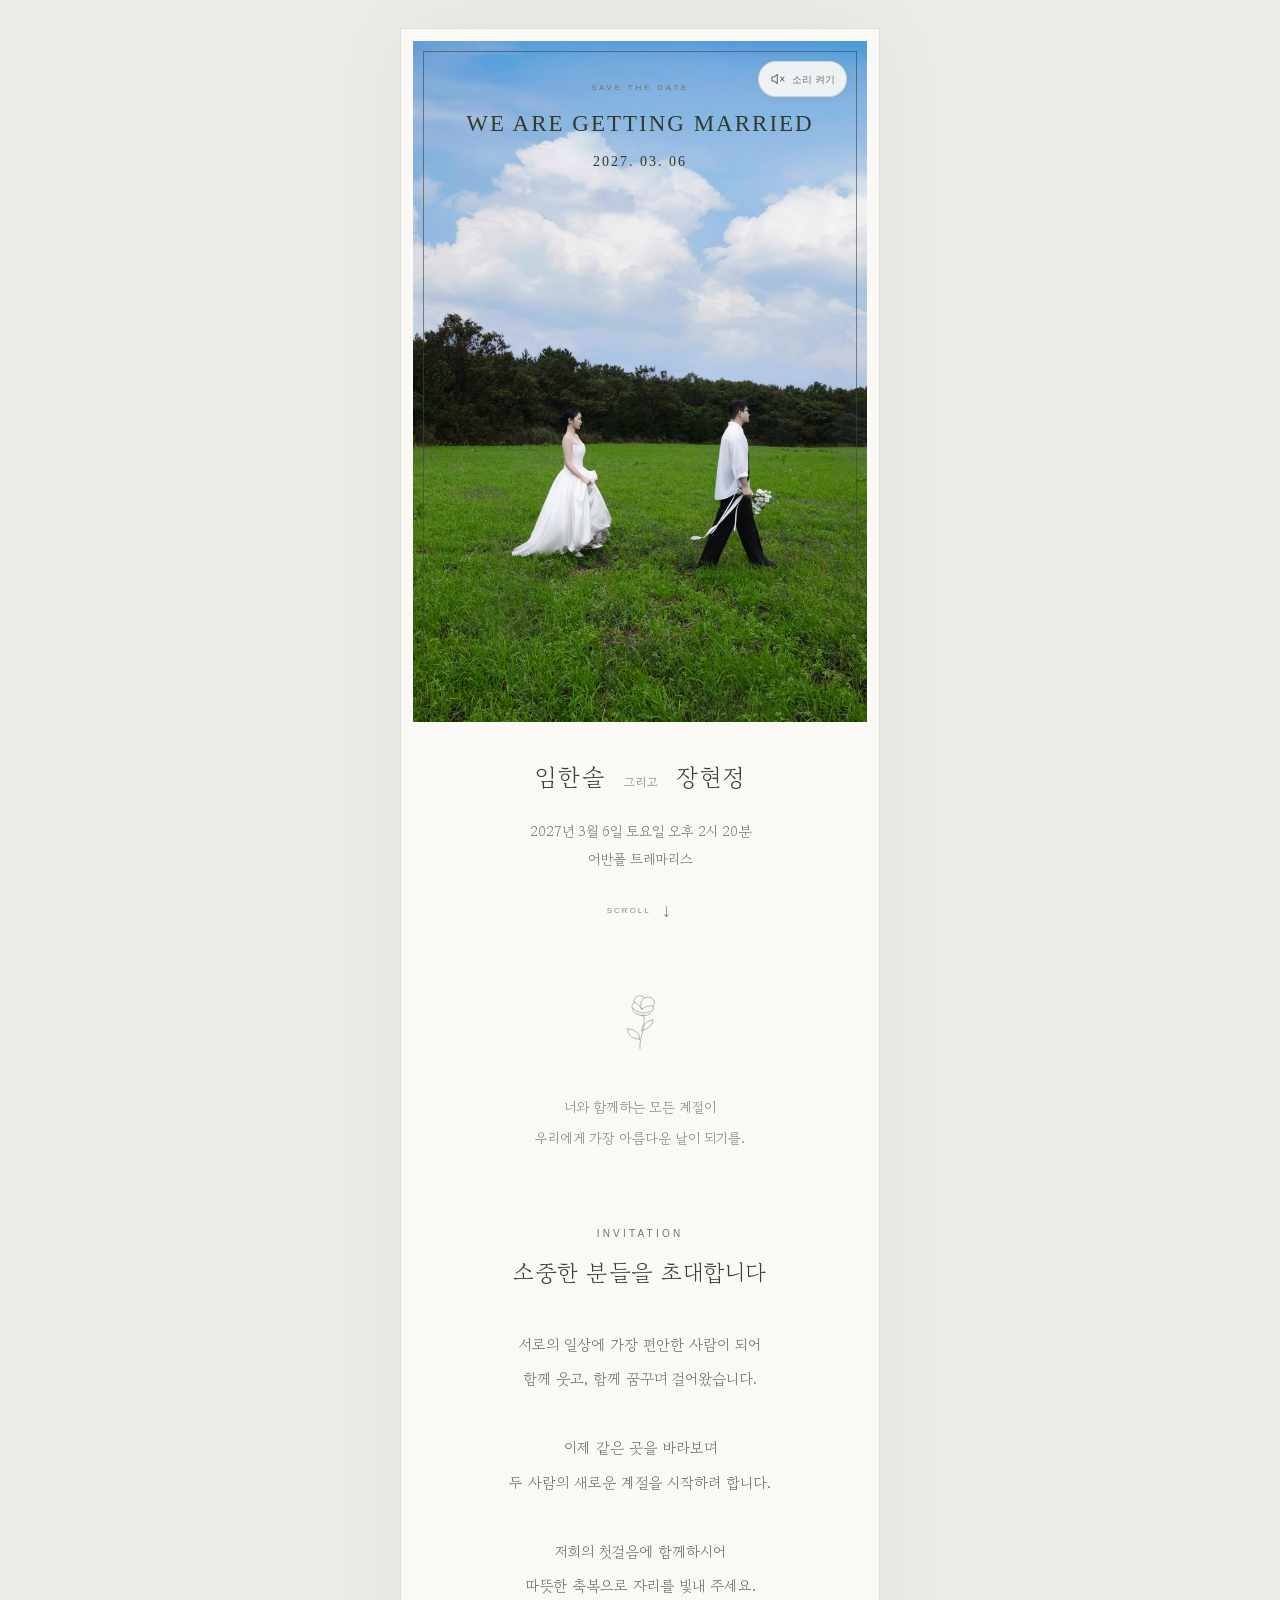
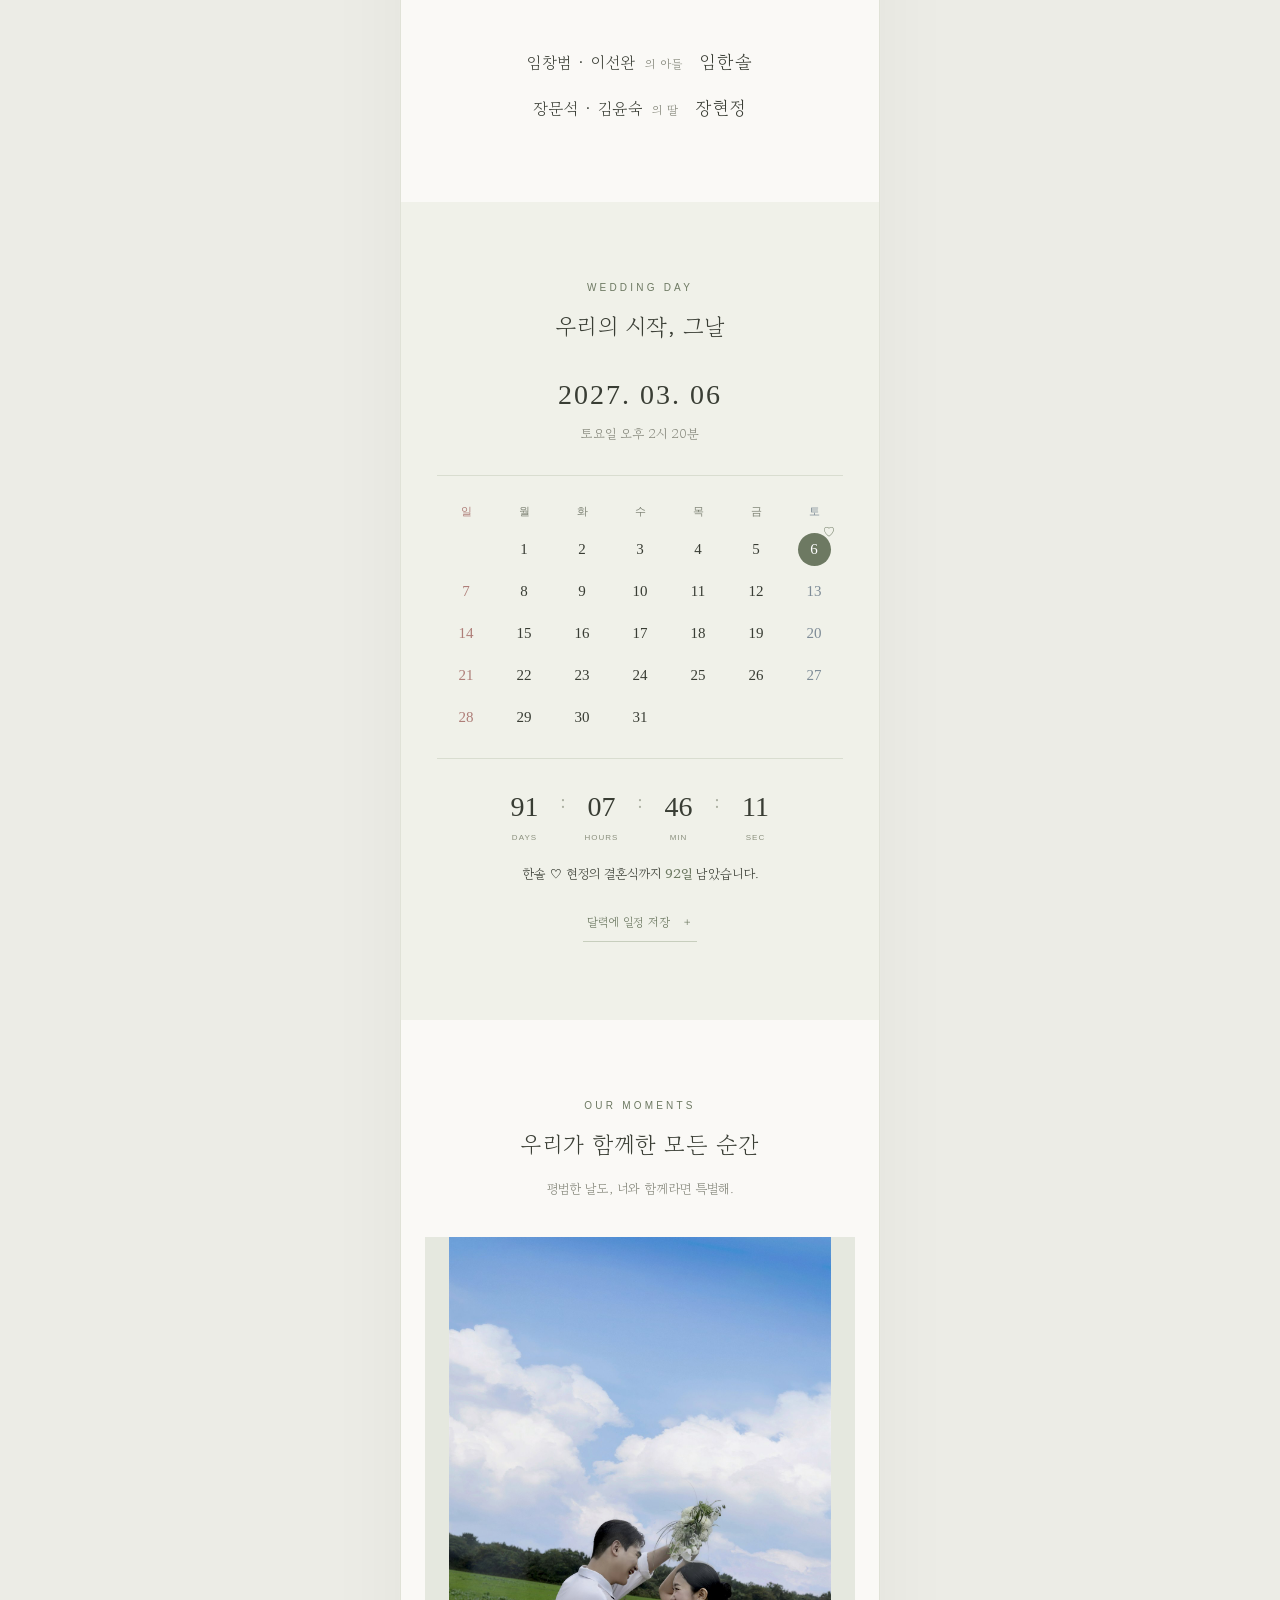
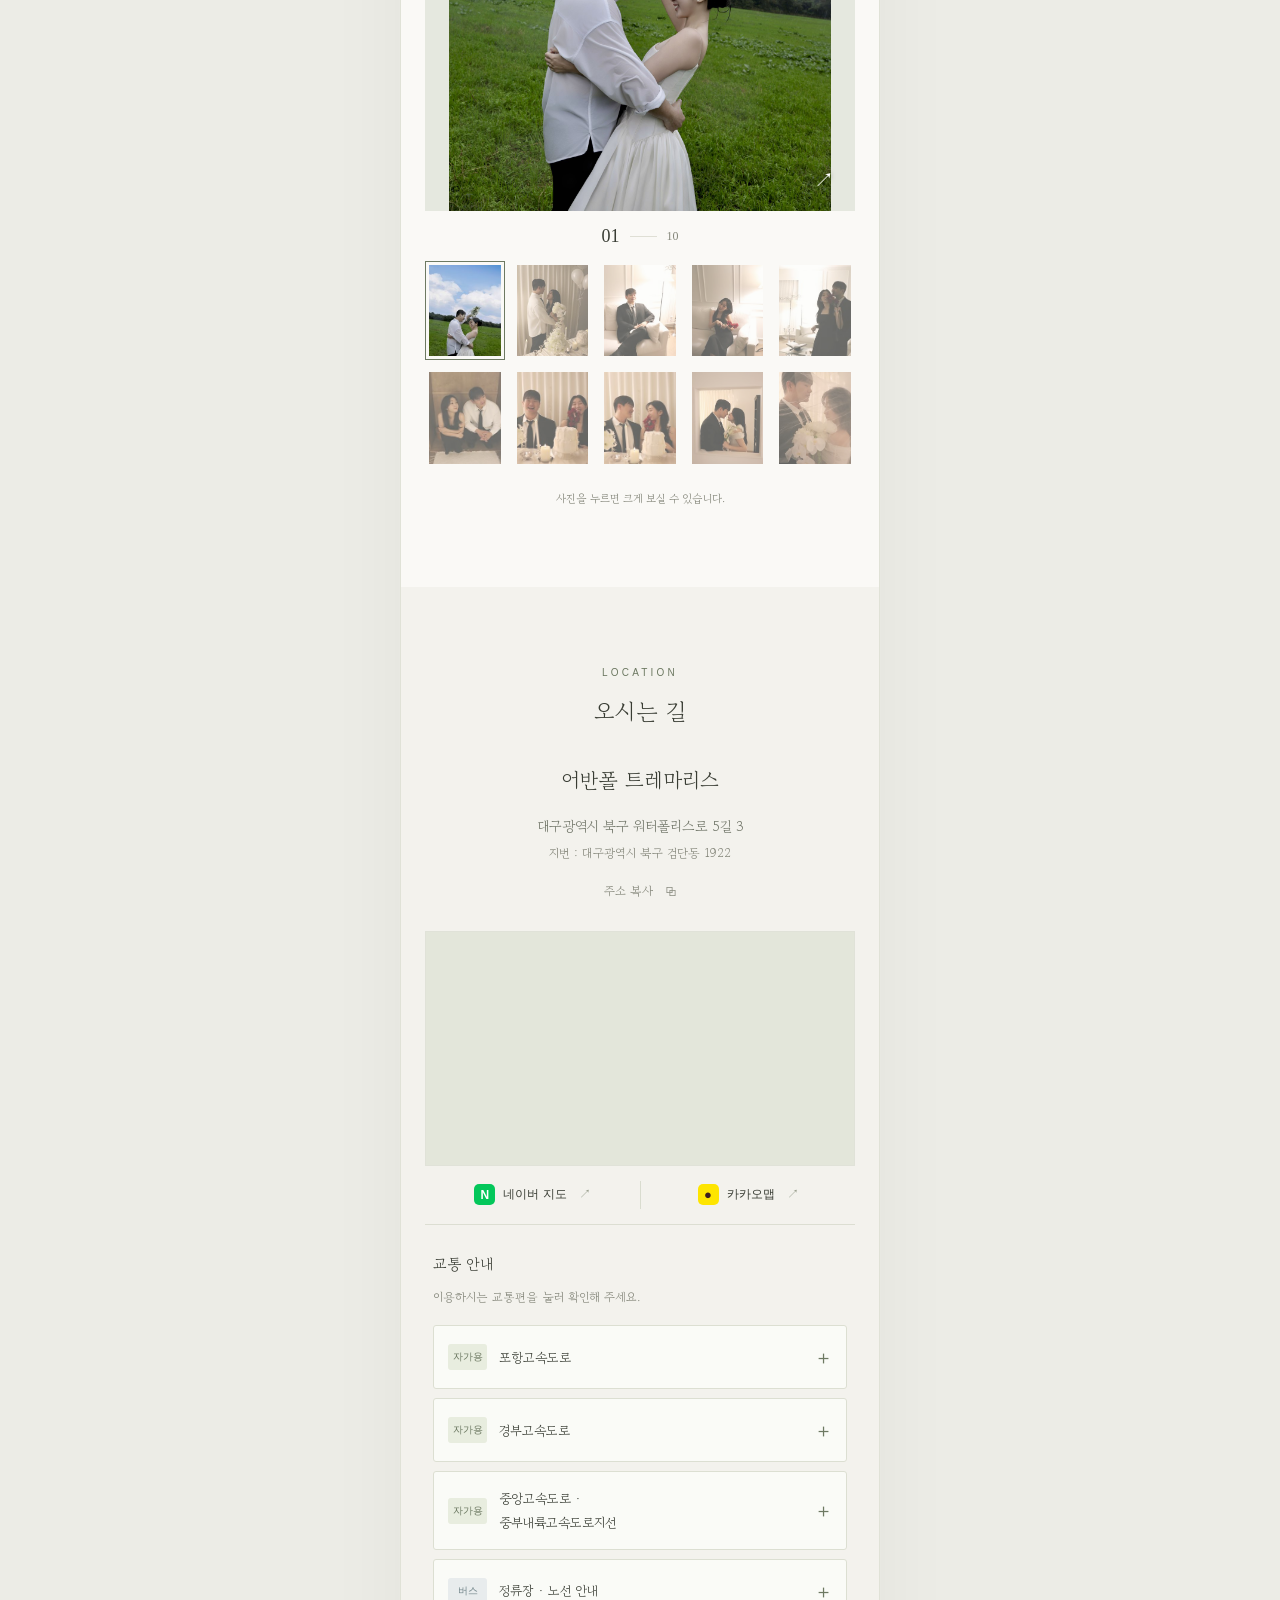
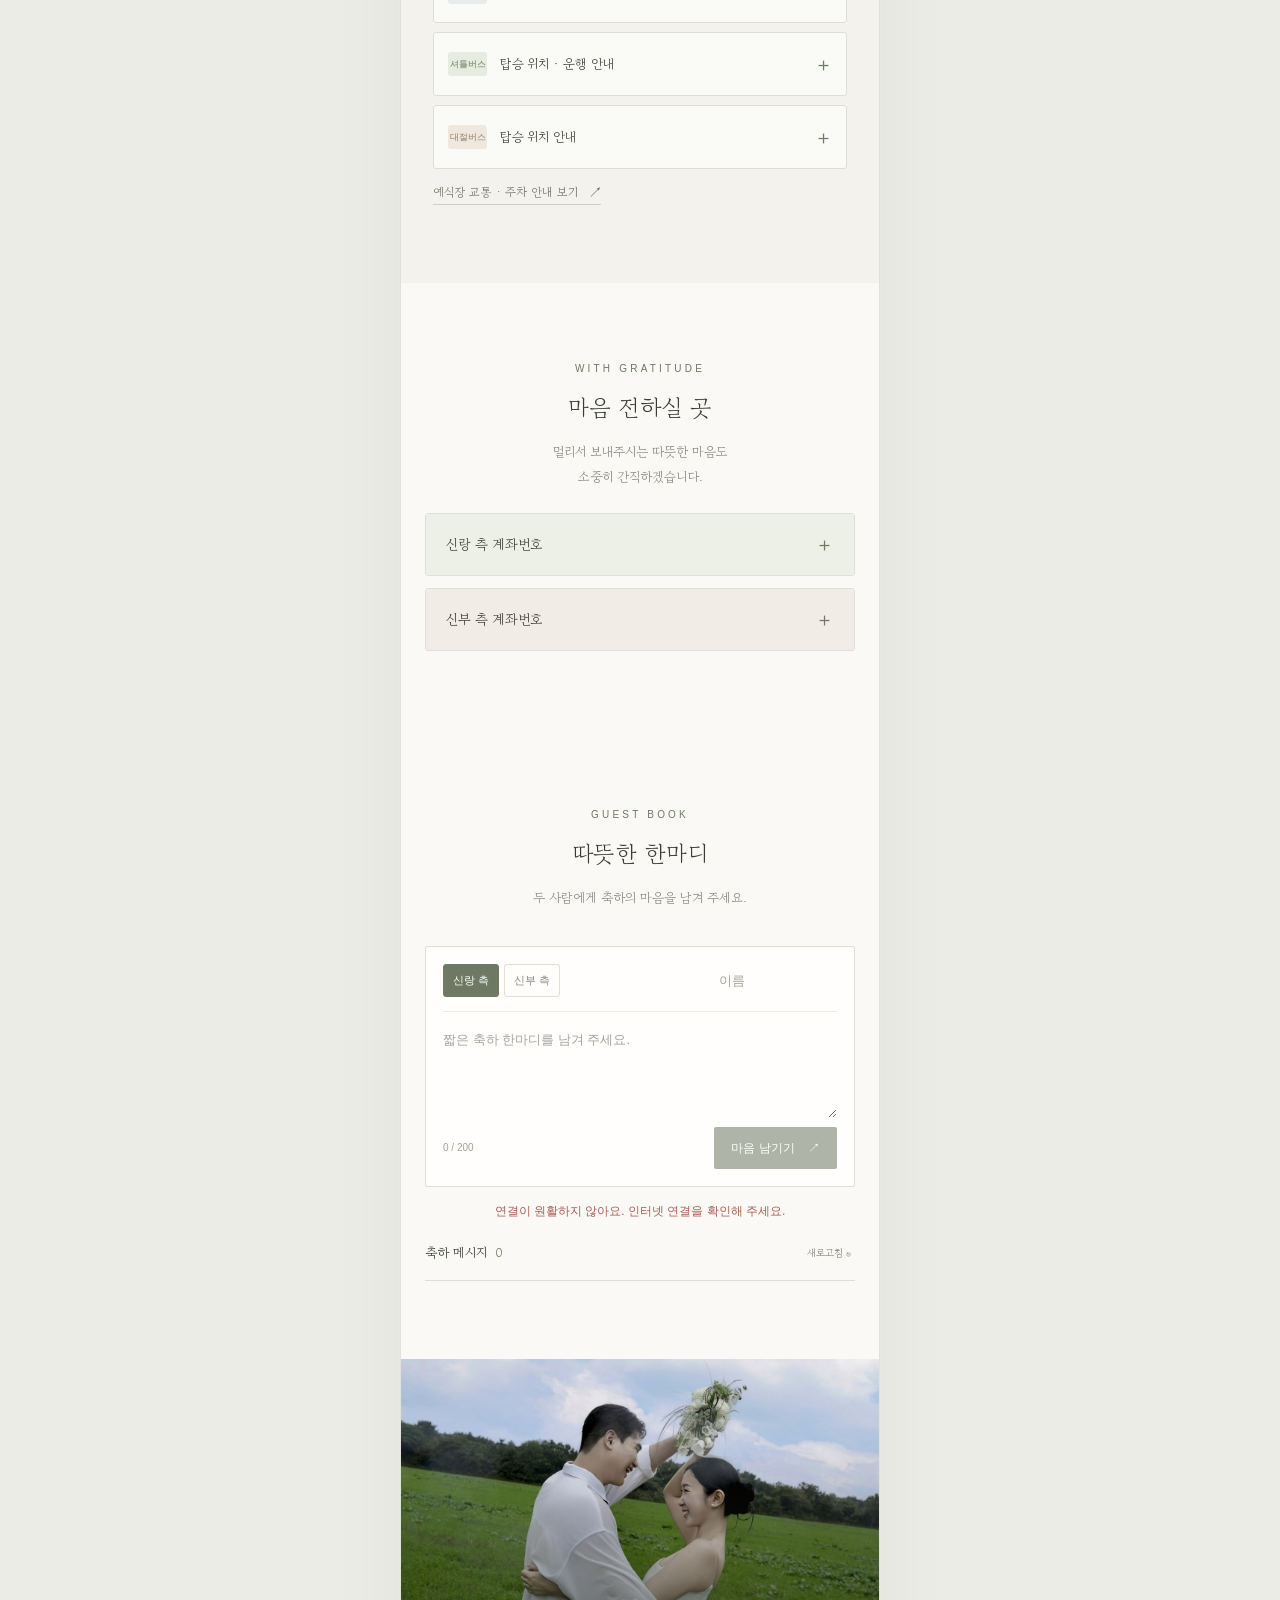
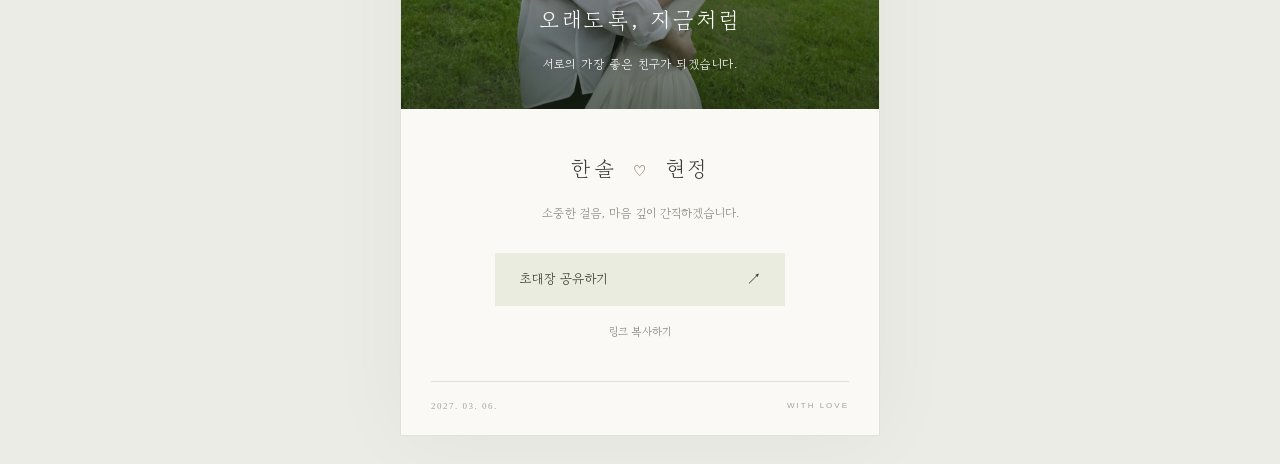
<file: index.html>
<!doctype html>
<html lang="ko">
<head>
  <meta charset="utf-8">
  <meta name="viewport" content="width=device-width, initial-scale=1">
  <meta name="theme-color" content="#faf9f6">
  <meta name="description" content="임한솔 · 장현정, 2027년 3월 6일 토요일 오후 2시 20분. 어반폴 트레마리스에서 소중한 분들을 초대합니다.">
  <meta property="og:type" content="website">
  <meta property="og:title" content="임한솔 · 장현정, 우리 결혼합니다">
  <meta property="og:description" content="2027. 03. 06. SAT 14:20 · 어반폴 트레마리스">
  <meta property="og:url" content="https://ihs61855.github.io/wedding-invitation/">
  <meta property="og:locale" content="ko_KR">
  <meta property="og:site_name" content="한솔 · 현정의 결혼식">
  <meta property="og:image" content="https://ihs61855.github.io/wedding-invitation/images/share-thumbnail.jpg?v=e6aa8eda3f41">
  <meta property="og:image:secure_url" content="https://ihs61855.github.io/wedding-invitation/images/share-thumbnail.jpg?v=e6aa8eda3f41">
  <meta property="og:image:type" content="image/jpeg">
  <meta property="og:image:width" content="1200">
  <meta property="og:image:height" content="630">
  <meta property="og:image:alt" content="임한솔 · 장현정의 결혼식, 2027년 3월 6일 오후 2시 20분 어반폴 트레마리스">
  <meta name="twitter:card" content="summary_large_image">
  <meta name="twitter:title" content="임한솔 · 장현정, 우리 결혼합니다">
  <meta name="twitter:description" content="2027. 03. 06. SAT 14:20 · 어반폴 트레마리스">
  <meta name="twitter:image" content="https://ihs61855.github.io/wedding-invitation/images/share-thumbnail.jpg?v=e6aa8eda3f41">
  <link rel="canonical" href="https://ihs61855.github.io/wedding-invitation/">
  <title>임한솔 · 장현정, 우리 결혼합니다</title>
  <link rel="icon" href="./favicon.svg" type="image/svg+xml">
  <link rel="stylesheet" href="./style.css?v=e35f1cfec041">
  <script src="./config.js?v=75f3a02fc48c" defer></script>
  <script src="./guestbook.js" defer></script>
  <script src="./script.js?v=5bdc2c9c9250" defer></script>
</head>
<body>
  <a class="skip-link" href="#invitation">초대글로 바로 가기</a>
  <main class="invitation">
    <header class="cover" aria-label="임한솔과 장현정의 결혼식">
      <div class="cover-picture">
        <button type="button" class="bgm-button" id="bgm-toggle" aria-label="배경음악 켜기" aria-pressed="false" aria-controls="bgm-audio" title="배경음악 켜기">
          <svg viewBox="0 0 24 24" fill="none" aria-hidden="true"><path d="M11 5 6 9H3v6h3l5 4V5Z"/><path class="sound-waves" d="M15 8a6 6 0 0 1 0 8m3-11a10 10 0 0 1 0 14"/><path class="sound-off-mark" d="m16 9 5 6m0-6-5 6"/></svg>
          <span id="bgm-label">소리 켜기</span>
        </button>
        <img class="cover-image" src="./images/main.jpg?v=470c929b4209" width="1600" height="2400" alt="푸른 하늘과 잔디밭 아래 함께 걷는 두 사람" fetchpriority="high">
        <div class="cover-heading">
          <p class="eyebrow">SAVE THE DATE</p>
          <h1>WE ARE GETTING MARRIED</h1>
          <p class="cover-date">2027. 03. 06</p>
        </div>
        <div class="petals" aria-hidden="true"><i></i><i></i><i></i><i></i><i></i><i></i></div>
      </div>
      <div class="cover-info">
        <p class="couple-names">임한솔 <span>그리고</span> 장현정</p>
        <p>2027년 3월 6일 토요일 오후 2시 20분<br>어반폴 트레마리스</p>
        <a class="scroll-cue" href="#invitation" aria-label="초대글 보기">SCROLL <span>↓</span></a>
      </div>
    </header>
    <section class="section opening" id="invitation" aria-labelledby="invitation-title">
      <svg class="flower" viewBox="0 0 80 112" fill="none" aria-hidden="true"><path d="M40 101c-2-24 12-34 6-59M39 84C22 84 19 72 18 66c13 1 23 8 21 18ZM43 69c15-3 19-12 20-19-12 3-20 10-20 19ZM43 43C24 39 23 26 30 20c-2-11 12-15 18-8 11-5 22 6 15 15 1 10-9 18-20 16Z"/><path d="M30 20c5 1 9 6 13 12m5-20c-6 3-9 10-5 20m20-5c-7-2-13 0-20 5m-15-2c6 7 17 12 29 6"/></svg>
      <p class="opening-words">너와 함께하는 모든 계절이<br>우리에게 가장 아름다운 날이 되기를.</p>
      <div class="section-heading"><p class="eyebrow">INVITATION</p><h2 id="invitation-title">소중한 분들을 초대합니다</h2></div>
      <p class="invitation-copy">서로의 일상에 가장 편안한 사람이 되어<br>함께 웃고, 함께 꿈꾸며 걸어왔습니다.<br><br>이제 같은 곳을 바라보며<br>두 사람의 새로운 계절을 시작하려 합니다.<br><br>저희의 첫걸음에 함께하시어<br>따뜻한 축복으로 자리를 빛내 주세요.</p>
      <div class="family-names">
        <p><span class="parent-names">임창범 · 이선완</span><span class="family-relation">의 아들&nbsp;</span><strong>임한솔</strong></p>
        <p><span class="parent-names">장문석 · 김윤숙</span><span class="family-relation">의 딸&nbsp;</span><strong>장현정</strong></p>
      </div>
    </section>
    <section class="section date-section" aria-labelledby="date-title">
      <div class="section-heading"><p class="eyebrow">WEDDING DAY</p><h2 id="date-title">우리의 시작, 그날</h2></div>
      <p class="date-numerals">2027. 03. 06</p><p class="date-subtitle">토요일 오후 2시 20분</p>
      <div class="calendar-wrap"><table class="calendar" aria-label="2027년 3월 달력"><caption>2027년 3월</caption><thead><tr><th scope="col">일</th><th scope="col">월</th><th scope="col">화</th><th scope="col">수</th><th scope="col">목</th><th scope="col">금</th><th scope="col">토</th></tr></thead><tbody id="calendar-body"></tbody></table></div>
      <div class="countdown" role="timer" aria-label="결혼식까지 남은 시간"><div><strong id="days">—</strong><span>DAYS</span></div><b>:</b><div><strong id="hours">—</strong><span>HOURS</span></div><b>:</b><div><strong id="minutes">—</strong><span>MIN</span></div><b>:</b><div><strong id="seconds">—</strong><span>SEC</span></div></div>
      <p class="countdown-message" id="countdown-message">한솔 ♡ 현정, 함께하는 날을 기다립니다.</p>
      <button type="button" class="text-button" id="save-calendar">달력에 일정 저장 <span aria-hidden="true">＋</span></button>
    </section>
    <section class="section gallery-section" aria-labelledby="gallery-title">
      <div class="section-heading"><p class="eyebrow">OUR MOMENTS</p><h2 id="gallery-title">우리가 함께한 모든 순간</h2><p class="section-description">평범한 날도, 너와 함께라면 특별해.</p></div>
      <button type="button" class="gallery-main" aria-label="1번째 사진 크게 보기"><img id="gallery-feature" src="./images/gallery-01.jpg?v=d1892cf231e2" width="1280" height="1920" alt="푸른 들판에서 꽃다발을 들고 마주 웃는 두 사람" loading="lazy"><span class="photo-caption" aria-hidden="true"><span>↗</span></span></button>
      <div class="gallery-bottom">
        <p><span id="gallery-number">01</span><span class="gallery-divider"></span><span id="gallery-total">10</span></p>
        <div class="gallery-thumbs" aria-label="갤러리 사진 선택">
          <button type="button" data-select-photo="0" data-photo-src="./images/gallery-01.jpg?v=d1892cf231e2" class="selected" aria-label="1번째 사진 선택" aria-pressed="true"><img src="./images/thumbs/gallery-01.jpg?v=d1892cf231e2" alt="푸른 들판에서 꽃다발을 들고 마주 웃는 두 사람" loading="lazy"></button>
          <button type="button" data-select-photo="1" data-photo-src="./images/gallery-02.jpg?v=c36a2720e642" aria-label="2번째 사진 선택" aria-pressed="false"><img src="./images/thumbs/gallery-02.jpg?v=c36a2720e642" alt="한솔과 현정의 웨딩 사진 02" loading="lazy"></button>
          <button type="button" data-select-photo="2" data-photo-src="./images/gallery-03.jpg?v=dfd406a21cfd" aria-label="3번째 사진 선택" aria-pressed="false"><img src="./images/thumbs/gallery-03.jpg?v=dfd406a21cfd" alt="한솔과 현정의 웨딩 사진 03" loading="lazy"></button>
          <button type="button" data-select-photo="3" data-photo-src="./images/gallery-04.jpg?v=756b41fb5397" aria-label="4번째 사진 선택" aria-pressed="false"><img src="./images/thumbs/gallery-04.jpg?v=756b41fb5397" alt="한솔과 현정의 웨딩 사진 04" loading="lazy"></button>
          <button type="button" data-select-photo="4" data-photo-src="./images/gallery-05.jpg?v=cc832efd9460" aria-label="5번째 사진 선택" aria-pressed="false"><img src="./images/thumbs/gallery-05.jpg?v=cc832efd9460" alt="한솔과 현정의 웨딩 사진 05" loading="lazy"></button>
          <button type="button" data-select-photo="5" data-photo-src="./images/gallery-06.jpg?v=4cfcd5603735" aria-label="6번째 사진 선택" aria-pressed="false"><img src="./images/thumbs/gallery-06.jpg?v=4cfcd5603735" alt="따뜻한 실내에서 나란히 앉은 두 사람" loading="lazy"></button>
          <button type="button" data-select-photo="6" data-photo-src="./images/gallery-07.jpg?v=f1e4041f9444" aria-label="7번째 사진 선택" aria-pressed="false"><img src="./images/thumbs/gallery-07.jpg?v=f1e4041f9444" alt="한솔과 현정의 웨딩 사진 07" loading="lazy"></button>
          <button type="button" data-select-photo="7" data-photo-src="./images/gallery-08.jpg?v=4c939b739c3d" aria-label="8번째 사진 선택" aria-pressed="false"><img src="./images/thumbs/gallery-08.jpg?v=4c939b739c3d" alt="한솔과 현정의 웨딩 사진 08" loading="lazy"></button>
          <button type="button" data-select-photo="8" data-photo-src="./images/gallery-09.jpg?v=e463265eb650" aria-label="9번째 사진 선택" aria-pressed="false"><img src="./images/thumbs/gallery-09.jpg?v=e463265eb650" alt="한솔과 현정의 웨딩 사진 09" loading="lazy"></button>
          <button type="button" data-select-photo="9" data-photo-src="./images/gallery-10.jpg?v=59164c358e42" aria-label="10번째 사진 선택" aria-pressed="false"><img src="./images/thumbs/gallery-10.jpg?v=59164c358e42" alt="한솔과 현정의 웨딩 사진 10" loading="lazy"></button>
        </div>
      </div>
      <p class="small-note">사진을 누르면 크게 보실 수 있습니다.</p>
    </section>
    <section class="section location-section" aria-labelledby="location-title">
      <div class="section-heading"><p class="eyebrow">LOCATION</p><h2 id="location-title">오시는 길</h2></div>
      <h3 class="venue-name">어반폴 트레마리스</h3><p class="venue-address">대구광역시 북구 워터폴리스로 5길 3<br><span>지번 : 대구광역시 북구 검단동 1922</span></p>
      <button type="button" class="text-button" id="copy-address">주소 복사 <span aria-hidden="true">⧉</span></button>
      <div class="map-wrap"><iframe title="어반폴 트레마리스 위치 지도" src="https://www.google.com/maps/embed?pb=!1m5!3m3!1m2!1s0x3565e144dd065895%3A0x3c9c27bcca75448d!2z7Ja067CY7Y-0!5e0!3m2!1sko!2skr!4v1793463680996!5m2!1sko!2skr" loading="lazy" referrerpolicy="strict-origin-when-cross-origin" allowfullscreen></iframe></div>
      <nav class="map-links" aria-label="지도 앱으로 보기"><a id="naver-map" href="https://naver.me/58jAJ3zJ" target="_blank" rel="noopener noreferrer"><span class="map-icon naver">N</span>네이버 지도 <span aria-hidden="true">↗</span></a><a id="kakao-map" href="https://place.map.kakao.com/2123646296" target="_blank" rel="noopener noreferrer"><span class="map-icon kakao">●</span>카카오맵 <span aria-hidden="true">↗</span></a></nav>
      <div class="travel-info">
        <p class="travel-label">교통 안내</p>
        <p class="transport-hint">이용하시는 교통편을 눌러 확인해 주세요.</p>
        <div class="transport-options">
          <details class="transport-group">
            <summary><span class="transport-kind">자가용</span><span class="transport-name">포항고속도로</span><span class="transport-chevron" aria-hidden="true">＋</span></summary>
            <ol class="transport-route">
              <li>팔공산 톨게이트에서 <strong>‘복현오거리·대구국제공항’</strong> 방면 좌회전</li>
              <li>불로삼거리에서 <strong>‘종합유통단지’</strong> 방면 우회전</li>
              <li>복현로 <strong>‘검단산업단지’</strong> 방면 우회전</li>
              <li>복현로 회전교차로에서 <strong>‘성광중·고등학교’</strong> 방면 우회전</li>
              <li><strong>2.4km 이동</strong> 후 ‘워터폴리스로5길’ 방면 좌회전</li>
              <li><strong>400m 앞 어반폴</strong> 도착</li>
            </ol>
          </details>
          <details class="transport-group">
            <summary><span class="transport-kind">자가용</span><span class="transport-name">경부고속도로</span><span class="transport-chevron" aria-hidden="true">＋</span></summary>
            <ol class="transport-route">
              <li>북대구IC에서 오른쪽 고속도로 출구로 나와 <strong>북대구 톨게이트</strong> 통과</li>
              <li><strong>‘엑스코·동·서변동’</strong> 방면 고가차도 오른쪽 옆길 이용</li>
              <li><strong>‘엑스코’</strong> 방면 우회전</li>
              <li><strong>‘동대구역·종합유통단지·엑스코’</strong> 방면 좌회전</li>
              <li><strong>‘엑스코’</strong> 방면 우회전</li>
              <li><strong>‘철강물류’</strong> 방면 좌회전</li>
              <li><strong>‘검단공단’</strong> 방면 좌회전</li>
              <li><strong>‘워터폴리스로5길’</strong> 방면 좌회전</li>
              <li><strong>400m 앞 어반폴</strong> 도착</li>
            </ol>
          </details>
          <details class="transport-group">
            <summary><span class="transport-kind">자가용</span><span class="transport-name">중앙고속도로 ·<br>중부내륙고속도로지선</span><span class="transport-chevron" aria-hidden="true">＋</span></summary>
            <ol class="transport-route">
              <li>금호분기점에서 <strong>‘부산·북대구·동대구’</strong> 방면 오른쪽 방향</li>
              <li>북대구IC에서 오른쪽 고속도로 출구로 나와 <strong>북대구 톨게이트</strong> 통과</li>
              <li><strong>‘엑스코·동·서변동’</strong> 방면 고가차도 오른쪽 옆길 이용</li>
              <li><strong>‘엑스코’</strong> 방면 우회전</li>
              <li><strong>‘동대구역·종합유통단지·엑스코’</strong> 방면 좌회전</li>
              <li><strong>‘엑스코’</strong> 방면 우회전</li>
              <li><strong>‘철강물류’</strong> 방면 좌회전</li>
              <li><strong>‘검단공단’</strong> 방면 좌회전</li>
              <li><strong>‘워터폴리스로5길’</strong> 방면 좌회전</li>
              <li><strong>400m 앞 어반폴</strong> 도착</li>
            </ol>
          </details>
          <details class="transport-group">
            <summary><span class="transport-kind bus-kind">버스</span><span class="transport-name">정류장 · 노선 안내</span><span class="transport-chevron" aria-hidden="true">＋</span></summary>
            <div class="transport-bus">
              <div class="bus-stop"><p>베어산업앞 정류장</p><div class="bus-numbers" aria-label="버스 300번, 320번"><span>300</span><span>320</span></div></div>
              <div class="bus-stop"><p>베어산업건너 정류장</p><div class="bus-numbers" aria-label="버스 300번, 320번"><span>300</span><span>320</span></div></div>
            </div>
          </details>
          <details class="transport-group shuttle-group">
            <summary><span class="transport-kind shuttle-kind">셔틀버스</span><span class="transport-name">탑승 위치 · 운행 안내</span><span class="transport-chevron" aria-hidden="true">＋</span></summary>
            <div class="shuttle-info">
              <a class="shuttle-map" href="./images/map.png?v=cf5fcb5ad650" target="_blank" rel="noopener noreferrer" aria-label="셔틀버스 탑승 위치 약도 크게 보기">
                <img src="./images/map.png?v=cf5fcb5ad650" width="1772" height="1768" alt="엑스코 서관과 동관 인근 어반폴 셔틀버스 정류장 위치 안내 약도" loading="lazy">
                <span class="shuttle-map-label">약도 크게 보기 <span aria-hidden="true">↗</span></span>
              </a>
              <p class="shuttle-interval"><svg viewBox="0 0 24 24" fill="none" aria-hidden="true"><circle cx="12" cy="12" r="8.5"/><path d="M12 7v5l3 2"/></svg><span>셔틀버스는 <strong>5~10분 간격</strong>으로 운행합니다.</span></p>
            </div>
          </details>
          <details class="transport-group">
            <summary><span class="transport-kind charter-kind">대절버스</span><span class="transport-name">탑승 위치 안내</span><span class="transport-chevron" aria-hidden="true">＋</span></summary>
            <div class="charter-stops">
              <div class="charter-stop"><span class="charter-stop-number" aria-hidden="true">01</span><p>삼성전자 정문 주차장</p></div>
              <div class="charter-stop"><span class="charter-stop-number" aria-hidden="true">02</span><p>루체스타비즈 앞</p></div>
              <p class="charter-note">대절버스 출발 시간은<br>신랑·신부에게 문의해 주세요.</p>
            </div>
          </details>
        </div>
        <a href="https://urbanfall.kr/location" target="_blank" rel="noopener noreferrer">예식장 교통 · 주차 안내 보기 <span aria-hidden="true">↗</span></a>
      </div>
    </section>
    <section class="section accounts-section" aria-labelledby="accounts-title">
      <div class="section-heading"><p class="eyebrow">WITH GRATITUDE</p><h2 id="accounts-title">마음 전하실 곳</h2><p class="section-description">멀리서 보내주시는 따뜻한 마음도<br>소중히 간직하겠습니다.</p></div>
      <div class="account-groups">
        <details class="account-group"><summary>신랑 측 계좌번호 <span class="account-chevron" aria-hidden="true">＋</span></summary><div id="groom-accounts" class="account-list"></div></details>
        <details class="account-group bride-accounts"><summary>신부 측 계좌번호 <span class="account-chevron" aria-hidden="true">＋</span></summary><div id="bride-accounts" class="account-list"></div></details>
      </div>
    </section>
    <section class="section guestbook-section" aria-labelledby="guestbook-title">
      <div class="section-heading"><p class="eyebrow">GUEST BOOK</p><h2 id="guestbook-title">따뜻한 한마디</h2><p class="section-description">두 사람에게 축하의 마음을 남겨 주세요.</p></div>
      <form id="guestbook-form" class="guestbook-form"><fieldset id="guestbook-fields" disabled><legend class="sr-only">축하 메시지 작성</legend><div class="guestbook-top"><div class="side-options"><label><input type="radio" name="side" value="groom" required checked><span>신랑 측</span></label><label><input type="radio" name="side" value="bride" required><span>신부 측</span></label></div><label class="sr-only" for="guest-name">이름</label><input id="guest-name" name="name" type="text" placeholder="이름" autocomplete="name" maxlength="20" required></div><label class="sr-only" for="guest-message">축하 메시지</label><textarea id="guest-message" name="message" placeholder="짧은 축하 한마디를 남겨 주세요." maxlength="200" rows="3" required></textarea><div class="form-bottom"><span class="character-count"><span id="character-count">0</span> / 200</span><button type="submit" class="primary-button" id="post-comment">마음 남기기 <span aria-hidden="true">↗</span></button></div></fieldset></form>
      <p id="guestbook-status" class="guestbook-status" role="status" aria-live="polite">방명록을 준비하고 있어요.</p>
      <div class="guestbook-list-heading"><p>축하 메시지 <span id="comment-count">0</span></p><button type="button" class="text-button" id="refresh-comments" hidden>새로고침 ↻</button></div>
      <div id="comment-list" class="comment-list" aria-live="polite"></div><nav id="guestbook-pagination" class="pagination" aria-label="방명록 페이지" hidden></nav>
    </section>
    <footer class="closing"><div class="closing-photo"><img src="./images/gallery-01.jpg?v=d1892cf231e2" width="1280" height="1920" alt="함께할 날들을 약속하는 두 사람" loading="lazy"><div><p>오래도록, 지금처럼</p><span>서로의 가장 좋은 친구가 되겠습니다.</span></div></div><div class="closing-bottom"><p class="closing-names">한솔 <span>♡</span> 현정</p><p>소중한 걸음, 마음 깊이 간직하겠습니다.</p><button type="button" class="share-button" id="share-invitation">초대장 공유하기 <span aria-hidden="true">↗</span></button><button type="button" class="text-button" id="copy-link">링크 복사하기</button><p class="footer-date">2027. 03. 06. <span>WITH LOVE</span></p></div></footer>
  </main>
  <dialog id="photo-dialog" class="photo-dialog" aria-label="사진 크게 보기"><button type="button" class="dialog-close" id="close-photo" aria-label="사진 닫기">×</button><div class="photo-stage"><button type="button" class="photo-arrow" id="previous-photo" aria-label="이전 사진">‹</button><img id="large-photo" alt=""><button type="button" class="photo-arrow" id="next-photo" aria-label="다음 사진">›</button></div><p id="photo-position">1 / 10</p></dialog>
  <dialog id="delete-dialog" class="delete-dialog" aria-labelledby="delete-title"><form id="delete-form"><p class="eyebrow">GUEST BOOK</p><h2 id="delete-title">메시지를 삭제할까요?</h2><p>삭제 비밀번호를 입력해 주세요.</p><label class="sr-only" for="delete-password">삭제 비밀번호</label><input type="password" id="delete-password" autocomplete="off" maxlength="100" placeholder="비밀번호" required><p id="delete-error" class="form-error" role="alert"></p><div class="delete-actions"><button type="button" class="secondary-button" id="cancel-delete">취소</button><button type="submit" class="primary-button" id="confirm-delete">삭제하기</button></div></form></dialog>
  <audio id="bgm-audio" src="./audio/bgm.mp3?v=32cb3e52c9ab" autoplay loop preload="auto"></audio>
  <div id="toast" class="toast" role="status" aria-live="polite"></div>
</body>
</html>
</file>
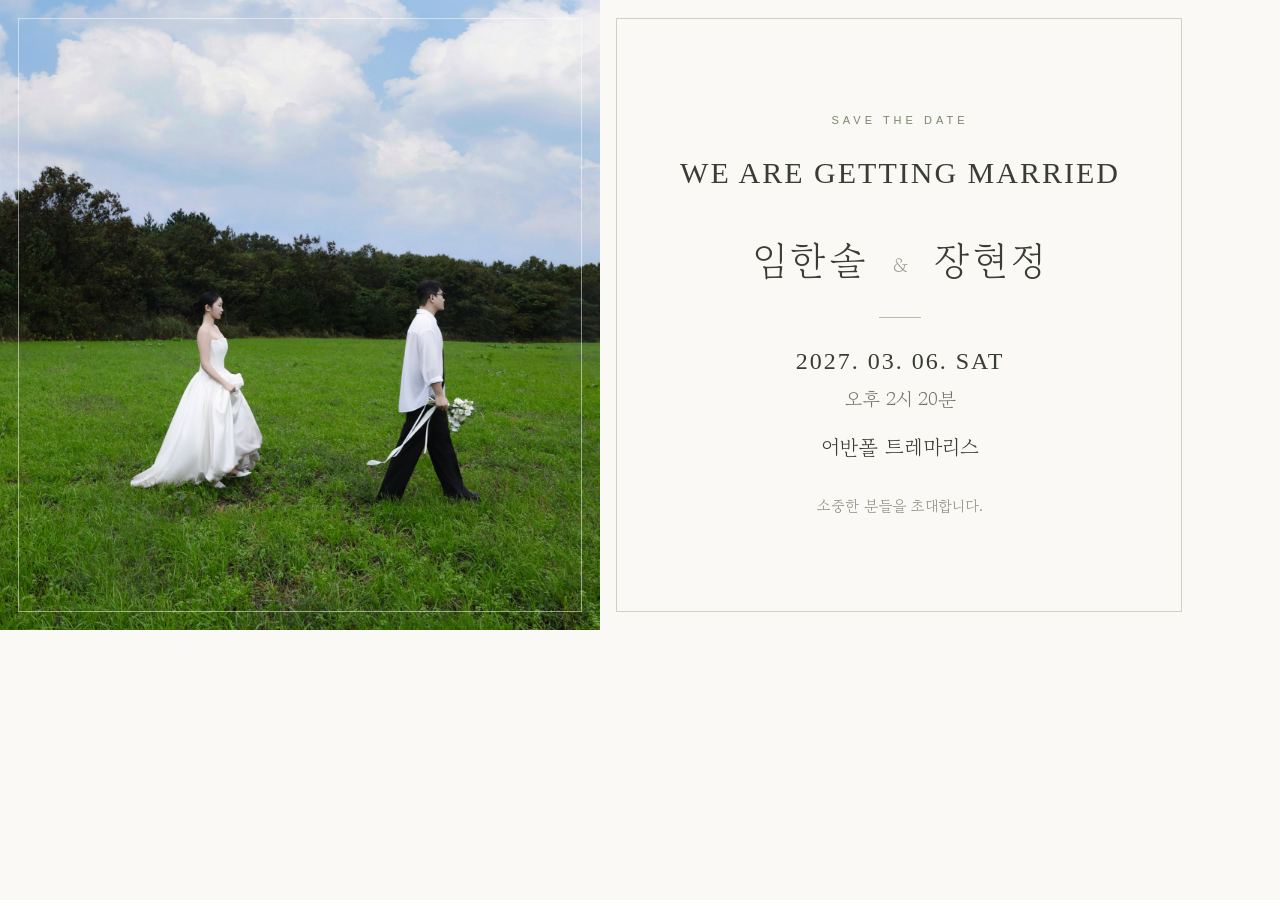
<file: share-preview.html>
<!doctype html>
<html lang="ko">
<head>
  <meta charset="utf-8">
  <meta name="viewport" content="width=device-width, initial-scale=1">
  <meta name="robots" content="noindex">
  <title>청첩장 공유 썸네일 원본</title>
  <style>
    @import url('https://fonts.googleapis.com/css2?family=Gowun+Batang:wght@400;700&display=swap');
    *{box-sizing:border-box}html,body{margin:0;width:1200px;height:630px;overflow:hidden;background:#faf9f6;color:#393d34}
    main{width:1200px;height:630px;display:grid;grid-template-columns:600px 600px;position:relative}
    .photo{position:relative;overflow:hidden}.photo img{width:100%;height:100%;object-fit:cover;object-position:center 72%}
    .photo:after{content:'';position:absolute;inset:18px;border:1px solid #ffffff80;pointer-events:none}
    .text{padding:78px 38px;text-align:center;display:flex;flex-direction:column;justify-content:center;font-family:'Gowun Batang','Batang',serif}
    .text:after{content:'';position:absolute;top:18px;bottom:18px;right:18px;width:564px;border:1px solid #cdd2c2;pointer-events:none}
    p,h1{margin:0}.label{font:11px sans-serif;letter-spacing:4px;color:#7a866c}
    h1{font:30px/1.5 Georgia,serif;font-weight:400;letter-spacing:2px;white-space:nowrap;margin:24px 0 36px}
    .names{font-size:39px;letter-spacing:3px}.names span{font-size:18px;color:#9a9f8f;vertical-align:middle;margin:0 8px}
    .rule{width:42px;height:1px;background:#b3bca6;margin:30px auto}
    .date{font:24px Georgia;letter-spacing:2px}.time{font-size:19px;margin:10px 0 20px;color:#71786a}.venue{font-size:21px}.closing{font-size:15px;color:#8b917e;margin-top:33px}
  </style>
</head>
<body><main><div class="photo"><img src="./images/main.jpg?v=470c929b4209" alt="푸른 하늘 아래 함께 걷는 두 사람"></div><div class="text"><p class="label">SAVE THE DATE</p><h1>WE ARE GETTING MARRIED</h1><p class="names">임한솔 <span>＆</span> 장현정</p><div class="rule"></div><p class="date">2027. 03. 06. SAT</p><p class="time">오후 2시 20분</p><p class="venue">어반폴 트레마리스</p><p class="closing">소중한 분들을 초대합니다.</p></div></main></body>
</html>
</file>
<file: style.css>
@import url('https://fonts.googleapis.com/css2?family=Gowun+Batang:wght@400;700&display=swap');

:root{color-scheme:light;--paper:#faf9f6;--ink:#393d34;--muted:#86887c;--green:#6d7962;--line:#dfdfd5;--soft:#f0f1e9;--serif:'Gowun Batang','Batang',serif;--sans:'Malgun Gothic',sans-serif}
*{box-sizing:border-box}html{scroll-behavior:smooth;scroll-padding-top:24px}body{margin:0;background:#ecece6;color:var(--ink);font:15px/1.9 var(--serif);word-break:keep-all;-webkit-font-smoothing:antialiased}button,input,textarea{font:inherit}button,a,input,textarea{-webkit-tap-highlight-color:transparent}button,a{touch-action:manipulation}button{color:inherit;cursor:pointer;border:0;background:none}a{color:inherit;text-decoration:none}button:disabled{cursor:wait;opacity:.55}button:focus-visible,a:focus-visible,input:focus-visible,textarea:focus-visible{outline:2px solid var(--green);outline-offset:5px}img{max-width:100%;display:block}p,h1,h2,h3{margin:0}fieldset{padding:0;margin:0;border:0;min-width:0}[hidden]{display:none!important}.sr-only,.skip-link:not(:focus){position:absolute;width:1px;height:1px;padding:0;overflow:hidden;clip:rect(0,0,0,0);white-space:nowrap;border:0}.skip-link:focus{position:fixed;top:10px;left:10px;z-index:50;padding:10px;background:white}.invitation{max-width:480px;margin:auto;background:var(--paper);overflow:hidden;box-shadow:0 0 80px #3139250b}

/* Cover */
.cover{padding:12px 12px 0}.cover-picture{position:relative;background:#f7f7f7}.cover-picture:after{content:'';position:absolute;inset:10px;border:1px solid #3f473e99;pointer-events:none;z-index:2}.cover-image{width:100%;height:auto}.cover-heading{position:absolute;inset:6% 8% auto;text-align:center;color:#333b2e;z-index:3}.eyebrow{font:10px/1.5 var(--sans);letter-spacing:3.2px;color:var(--green)}.cover-heading .eyebrow{font-size:8px;letter-spacing:2.8px}.cover h1{display:flex;justify-content:center;align-items:center;gap:11px;white-space:nowrap;font:clamp(16px,4.2vw,23px)/1.6 Georgia,serif;letter-spacing:2px;margin:12px -8px 5px}.cover h1 em{font-size:1.3em;letter-spacing:-2px;font-weight:400}.cover-date{font:14px/2 Georgia,serif;letter-spacing:2px}.cover-info{text-align:center;padding:32px 16px 20px}.couple-names{font-size:24px;letter-spacing:2px;margin-bottom:17px}.couple-names span{font-size:12px;letter-spacing:1px;color:var(--muted);margin:0 8px}.cover-info>p+p{font-size:14px;color:#74766c;line-height:2}.scroll-cue{display:inline-flex;align-items:center;gap:11px;margin-top:27px;font:8px var(--sans);letter-spacing:2px;color:var(--muted)}.scroll-cue span{font:19px Georgia;animation:nudge 2s infinite}

/* Background music */
.bgm-button{position:absolute;top:20px;right:20px;z-index:4;display:inline-flex;align-items:center;justify-content:center;gap:6px;min-height:36px;padding:8px 11px;border:1px solid #c9cfbfc9;border-radius:22px;background:#faf9f6e8;color:#68745d;box-shadow:0 2px 10px #24351f0a;font:10px/1.5 var(--sans);backdrop-filter:blur(6px)}
.bgm-button svg{width:16px;height:16px;stroke:currentColor;stroke-width:1.6;stroke-linecap:round;stroke-linejoin:round}
.bgm-button .sound-waves{display:none}
.bgm-button[aria-pressed="true"]{background:#6d7962e8;border-color:#6d7962;color:white}
.bgm-button[aria-pressed="true"] .sound-waves{display:block}
.bgm-button[aria-pressed="true"] .sound-off-mark{display:none}
.bgm-button[aria-busy="true"]{opacity:.7}

/* Invitation */
.section{padding:78px 32px;text-align:center}.section-heading{margin-bottom:36px}.section-heading .eyebrow{margin-bottom:12px}.section h2{font-weight:400;font-size:23px;letter-spacing:.5px;line-height:1.7}.section-description{font-size:13px;color:var(--muted);margin-top:13px}.flower{width:46px;height:68px;stroke:#7d8874;stroke-width:1;stroke-linecap:round;stroke-linejoin:round;margin:0 auto 27px}.opening{padding-top:47px}.opening-words{font-size:14px;color:var(--muted);line-height:2.2;margin-bottom:72px}.invitation-copy{font-size:15px;line-height:2.3;color:#6b6d64}.name-pair{display:flex;align-items:center;justify-content:center;gap:20px;margin-top:40px}.name-pair p{font-size:18px;letter-spacing:1px}.name-pair small{font:10px var(--sans);color:var(--muted);margin-right:6px;letter-spacing:0}.name-pair>span{font:italic 20px Georgia;color:#a8ae9c}

.family-names{display:grid;gap:12px;margin-top:40px}
.family-names p{display:flex;align-items:baseline;justify-content:center;gap:9px;flex-wrap:wrap}
.parent-names{font-size:16px;letter-spacing:.5px}
.family-relation{font-size:12px;color:var(--muted)}
.family-names strong{font-size:18px;letter-spacing:1px;font-weight:400;margin-left:4px}

/* Calendar */
.date-section{background:var(--soft)}.date-section .section-heading{margin-bottom:27px}.date-numerals{font:28px/1.6 Georgia;letter-spacing:2px}.date-subtitle{font-size:13px;color:var(--muted);margin-top:4px}.calendar-wrap{border-top:1px solid #d9ddd0;border-bottom:1px solid #d9ddd0;margin:28px 4px;padding:19px 0}.calendar{width:100%;table-layout:fixed;border-collapse:collapse;font-size:14px}.calendar caption{position:absolute;width:1px;height:1px;overflow:hidden;clip:rect(0,0,0,0)}.calendar th{font:11px var(--sans);font-weight:400;height:34px;color:#7e8375}.calendar td{height:42px;font-family:Georgia,serif;font-size:15px}.calendar tr>:first-child{color:#ae7e78}.calendar tr>:last-child{color:#7e8c97}.calendar .wedding-day{display:inline-flex;align-items:center;justify-content:center;border-radius:50%;width:33px;height:33px;color:white;background:var(--green);position:relative}.calendar .wedding-day:after{content:'♡';position:absolute;top:-9px;right:-4px;font:12px var(--sans);color:var(--green)}.countdown{display:flex;align-items:start;justify-content:center;gap:14px;margin:30px auto 20px}.countdown>div{width:44px}.countdown strong{display:block;font:28px/1.25 Georgia;font-variant-numeric:tabular-nums;font-weight:400}.countdown div>span{display:block;font:8px var(--sans);letter-spacing:1px;margin-top:9px;color:#8b907e}.countdown>b{font:18px Georgia;color:#a9ad9f;margin-top:3px}.countdown-message{font-size:13px}.countdown-message strong{color:var(--green);font-weight:700}.text-button{font-size:12px;line-height:1.6;padding:9px 4px;color:var(--muted)}.text-button span{margin-left:8px}.date-section>.text-button{margin-top:17px;border-bottom:1px solid #c7cebd;color:var(--green)}

/* Photographs */
.gallery-section{padding-left:24px;padding-right:24px}.gallery-main{width:100%;padding:0;position:relative;display:block;text-align:left}.gallery-main>img{width:100%;aspect-ratio:3/4;height:auto;object-fit:contain;object-position:center;background:#e5e8df}.photo-caption{position:absolute;left:19px;right:19px;bottom:17px;color:white;font:9px var(--sans);letter-spacing:2px;display:flex;justify-content:flex-end;text-shadow:0 1px 5px #0008}.photo-caption>span{font-size:20px}.gallery-bottom{margin-top:15px}.gallery-bottom>p{display:flex;align-items:center;justify-content:center;gap:10px;margin-bottom:14px;font:12px Georgia;color:var(--muted)}#gallery-number{font-size:18px;color:var(--ink)}.gallery-divider{display:inline-block;width:27px;height:1px;background:var(--line)}.gallery-thumbs{display:grid;grid-template-columns:repeat(5,minmax(0,1fr));gap:8px}.gallery-thumbs>button{width:100%;aspect-ratio:4/5;padding:3px;border:1px solid transparent;opacity:.6}.gallery-thumbs>button.selected{border-color:var(--green);opacity:1}.gallery-thumbs img{width:100%;height:100%;object-fit:cover;object-position:center}.small-note{font-size:11px;color:var(--muted);margin-top:20px}

/* Venue */
.location-section{padding-left:24px;padding-right:24px;background:#f3f2ed}.location-section .section-heading{margin-bottom:30px}.venue-name{font-size:21px;font-weight:400;margin-bottom:12px}.venue-address{font-size:14px;color:#707568;line-height:1.9}.venue-address>span{font-size:12px;color:var(--muted)}.location-section>.text-button{margin:6px 0 22px}.map-wrap{height:235px;overflow:hidden;background:#e3e6da;border:1px solid #e0e2d8}.map-wrap iframe{height:100%;width:100%;border:0;display:block}.map-links{display:flex;align-items:center;border-bottom:1px solid #dcded2;padding:15px 0}.map-links>a{display:flex;align-items:center;justify-content:center;gap:8px;font:12px var(--sans);width:50%;min-height:28px}.map-links>a+a{border-left:1px solid #d9dccf}.map-links>a>span:last-child{color:#999f8e;margin-left:4px}.map-icon{display:inline-flex;align-items:center;justify-content:center;width:21px;height:21px;border-radius:5px;font:bold 12px var(--sans)}.naver{background:#03c75a;color:white}.kakao{background:#fee500;color:#3c1e1e;font-size:13px}.travel-info{text-align:left;padding:25px 8px 0;font-size:13px;color:#858979}.travel-label{font-size:15px;color:var(--ink);margin-bottom:8px}.travel-info>a{font-size:12px;display:inline-block;margin-top:12px;color:var(--green);border-bottom:1px solid #ccd1c1}.travel-info>a span{margin-left:8px}

/* Transport directions */
.transport-hint{font-size:12px;color:var(--muted);margin-bottom:16px}
.transport-options{display:grid;gap:9px}
.transport-group{border:1px solid #dcdfd2;border-radius:3px;background:#fafbf7;overflow:hidden}
.transport-group summary{list-style:none;display:grid;grid-template-columns:39px minmax(0,1fr) 18px;align-items:center;gap:12px;min-height:62px;padding:15px 14px;cursor:pointer;color:var(--ink)}
.transport-group summary::-webkit-details-marker{display:none}
.transport-group summary:focus-visible{outline:2px solid var(--green);outline-offset:-3px}
.transport-kind{font:10px/1.6 var(--sans);color:#6d7962;background:#e8eddf;border-radius:3px;padding:5px 0;text-align:center}
.bus-kind{background:#e8eced;color:#73868b}
.transport-name{font-size:13px;line-height:1.8}
.transport-chevron{font:19px/1 var(--sans);font-weight:300;color:var(--green);text-align:center;transition:transform .2s}
.transport-group[open] .transport-chevron{transform:rotate(45deg)}
.transport-group[open] summary{border-bottom:1px solid #e4e7dc}
.transport-route{list-style:none;counter-reset:route-step;margin:0;padding:8px 16px 16px}
.transport-route li{position:relative;counter-increment:route-step;padding:12px 0 12px 29px;font:12px/1.9 var(--sans);color:#7b8271;overflow-wrap:anywhere}
.transport-route li+li{border-top:1px solid #e9ece2}
.transport-route li:before{content:counter(route-step,decimal-leading-zero);position:absolute;left:0;top:13px;font:10px/1.9 var(--sans);color:#a3ad97}
.transport-route strong{font-weight:500;color:#505e46}
.transport-bus{padding:4px 16px}
.bus-stop{padding:17px 0}
.bus-stop+.bus-stop{border-top:1px solid #e4e7dc}
.bus-stop p{font-size:14px;color:#59634e;margin-bottom:10px}
.bus-numbers{display:flex;gap:7px}
.bus-numbers span{font:12px/1.5 var(--sans);color:#6d7962;background:#e8eddf;border:1px solid #dce3d1;border-radius:3px;padding:4px 11px}
.shuttle-kind{font-size:9px;white-space:nowrap;background:#e6ecdf;color:#6d7b60}
.shuttle-info{padding:16px}
.shuttle-map{position:relative;display:block;overflow:hidden;border:1px solid #e0e3d8;border-radius:3px;background:white}
.shuttle-map img{width:100%;height:auto}
.shuttle-map-label{position:absolute;right:9px;bottom:9px;display:flex;align-items:center;gap:8px;padding:5px 9px;border:1px solid #d9dece;border-radius:3px;background:#fafbf7f2;color:#6d7962;font:10px/1.5 var(--sans)}
.shuttle-interval{display:flex;align-items:center;justify-content:center;gap:8px;margin-top:14px;padding:13px 10px;border:1px solid #e0e5d7;border-radius:3px;background:#edf1e6;color:#76816b;font:12px/1.9 var(--sans);text-align:center}
.shuttle-interval svg{width:17px;height:17px;flex-shrink:0;stroke:#7a886c;stroke-width:1.5;stroke-linecap:round;stroke-linejoin:round}
.shuttle-interval strong{font-weight:600;color:#59694d}
.charter-kind{font-size:9px;white-space:nowrap;background:#eee8df;color:#938064}
.charter-stops{padding:4px 16px}
.charter-stop{display:flex;align-items:center;gap:13px;padding:20px 0}
.charter-stop+.charter-stop{border-top:1px solid #e4e7dc}
.charter-stop-number{font:11px Georgia,serif;color:#a3ad97}
.charter-stop p{font-size:14px;color:#59634e;line-height:1.8}
.charter-note{border-top:1px solid #e4e7dc;padding:16px 0;font:12px/1.9 var(--sans);color:#7b8271;text-align:center}

/* Accounts */
.accounts-section{padding-left:24px;padding-right:24px;background:var(--paper)}
.accounts-section .section-heading{margin-bottom:24px}
.account-groups{text-align:left;display:grid;gap:12px}
.account-group{border:1px solid var(--line);border-radius:3px;overflow:hidden}
.account-group summary{list-style:none;display:flex;align-items:center;justify-content:space-between;padding:17px 20px;background:#edf0e6;font-size:14px;cursor:pointer;min-height:56px}
.account-group summary::-webkit-details-marker{display:none}
.account-group summary:focus-visible{outline:2px solid var(--green);outline-offset:-3px}
.bride-accounts summary{background:#f2ece7}
.account-chevron{font:19px/1 var(--sans);font-weight:300;color:var(--green);transition:transform .2s}
.account-group[open] .account-chevron{transform:rotate(45deg)}
.account-list{padding:0 20px;background:#fffefd}
.account-row{display:flex;align-items:center;justify-content:space-between;gap:12px;padding:20px 0}
.account-row+.account-row{border-top:1px solid #e9e9df}
.account-info{min-width:0}
.account-holder{font-size:15px;margin-bottom:7px}
.account-relation{font:10px var(--sans);color:var(--muted);margin-right:9px}
.account-bank{font:11px/1.8 var(--sans);color:var(--muted)}
.account-number{font:14px/1.8 var(--sans);color:#646d5d;letter-spacing:.5px;overflow-wrap:anywhere}
.account-copy{flex-shrink:0;padding:11px 12px;border:1px solid var(--line);border-radius:3px;font:11px var(--sans);color:var(--green);background:var(--paper);min-height:40px}

/* Guest book */
.guestbook-section{padding-left:24px;padding-right:24px}.guestbook-form{border:1px solid var(--line);background:#fffefd;text-align:left;padding:17px;border-radius:2px}.guestbook-top{display:flex;align-items:center;justify-content:space-between;gap:12px;padding-bottom:14px;border-bottom:1px solid #ecece5}.side-options{display:flex;flex-shrink:0;gap:5px}.side-options input{position:absolute;opacity:0;width:1px;height:1px}.side-options span{display:inline-block;font:11px var(--sans);border:1px solid var(--line);padding:8px 9px;border-radius:3px;cursor:pointer;color:var(--muted)}.side-options input:checked+span{background:var(--green);border-color:var(--green);color:white}.side-options input:focus-visible+span{outline:2px solid var(--green);outline-offset:3px}input,textarea{border-radius:0}#guest-name{min-width:0;max-width:120px;width:100%;border:0;background:transparent;font:13px var(--sans);padding:7px 2px;color:var(--ink)}textarea{width:100%;resize:vertical;min-height:95px;max-height:240px;border:0;background:transparent;font:13px/1.9 var(--sans);padding:16px 0;color:var(--ink);word-break:normal}::placeholder{color:#a4a69b}.form-bottom{display:flex;align-items:center;justify-content:space-between;gap:10px}.character-count{font:10px var(--sans);color:#a0a392}.primary-button,.secondary-button{font:12px/1.5 var(--sans);padding:12px 17px;border-radius:2px}.primary-button{background:var(--green);color:white}.primary-button span{margin-left:10px}.secondary-button{background:#efefe8}.guestbook-status{font:12px/1.8 var(--sans);color:var(--muted);padding:14px 0;min-height:49px}.guestbook-status:empty{padding:0;min-height:25px}.guestbook-status.error,.form-error{color:#ac5d55}.guestbook-list-heading{display:flex;justify-content:space-between;align-items:center;border-bottom:1px solid var(--line);padding-bottom:10px;text-align:left;font-size:13px}.guestbook-list-heading p span{margin-left:4px;color:var(--green)}.guestbook-list-heading>.text-button{font-size:10px}.comment{text-align:left;padding:20px 1px;border-bottom:1px solid #e7e7dd;word-break:normal;overflow-wrap:anywhere}.comment-meta{display:flex;align-items:center;gap:8px}.side-tag{font:9px var(--sans);color:#70806c;background:#eaf0e4;padding:4px 6px;border-radius:2px}.side-tag.bride{background:#f3eae5;color:#a47e72}.comment-name{font:12px var(--sans);font-weight:600}.comment-date{font:10px var(--sans);color:#a5a79b;margin-left:auto}.comment-text{font:13px/1.9 var(--sans);color:#6e7366;margin-top:12px;white-space:pre-wrap}.comment-delete{display:block;font:10px var(--sans);color:#979c8d;margin:10px 0 0 auto;padding:5px}.empty-message{padding:27px 0;font-size:13px;color:var(--muted)}.pagination{display:flex;justify-content:center;align-items:center;gap:9px;margin-top:24px;font:12px var(--sans)}.pagination button{min-width:34px;min-height:36px;border:1px solid var(--line)}.pagination button[aria-current=page]{background:var(--green);color:white;border-color:var(--green)}.pagination button:disabled{cursor:default}

/* Closing and dialogs */
.closing-photo{position:relative;height:350px;overflow:hidden}.closing-photo>img{width:100%;height:100%;object-fit:cover;object-position:center 84%}.closing-photo:after{content:'';position:absolute;inset:0;background:linear-gradient(transparent 25%,#1f2b1a99)}.closing-photo>div{position:absolute;z-index:1;left:20px;right:20px;bottom:32px;text-align:center;color:white}.closing-photo p{font-size:22px;letter-spacing:3px;margin-bottom:8px}.closing-photo span{font-size:12px;letter-spacing:.5px}.closing-bottom{text-align:center;padding:40px 30px 24px}.closing-names{font-size:21px;letter-spacing:3px;margin-bottom:13px}.closing-names span{font-size:15px;color:#9a8a7b;margin:0 6px}.closing-bottom>p:nth-child(2){font-size:12px;color:var(--muted)}.share-button{display:block;width:100%;max-width:290px;background:#e9ecdf;padding:14px 25px;text-align:left;font-size:13px;margin:28px auto 8px}.share-button span{float:right}.closing-bottom>.text-button{font-size:11px}.footer-date{border-top:1px solid var(--line);margin-top:32px;padding-top:19px;display:flex;justify-content:space-between;color:#a3a695;font:9px Georgia;letter-spacing:1.5px}.footer-date>span{font:8px var(--sans);letter-spacing:2px}.toast{position:fixed;bottom:max(28px,env(safe-area-inset-bottom));left:50%;transform:translate(-50%,15px);max-width:calc(100% - 36px);width:max-content;background:#30372eea;color:#fff;padding:11px 20px;border-radius:5px;font:12px/1.7 var(--sans);z-index:100;opacity:0;pointer-events:none;transition:opacity .2s,transform .2s;text-align:center}.toast.visible{opacity:1;transform:translate(-50%,0)}dialog{border:0;padding:0}dialog::backdrop{background:#141a15e8}.photo-dialog{background:transparent;color:#fff;width:100%;max-width:1100px;max-height:100dvh;overflow:visible}.photo-stage{display:flex;align-items:center;justify-content:center;width:100%;gap:10px}.photo-stage>img{max-height:82dvh;max-width:calc(100% - 90px);object-fit:contain}.photo-arrow{font:42px Georgia;color:white;width:32px;flex-shrink:0;min-height:60px;padding:0}.dialog-close{position:absolute;top:-43px;right:15px;color:white;font:32px var(--sans);height:40px;width:40px}.photo-dialog>p{text-align:center;font:12px var(--sans);letter-spacing:2px;margin-top:16px}.delete-dialog{width:calc(100% - 48px);max-width:360px;border-radius:5px;background:var(--paper);padding:30px 24px}.delete-dialog::backdrop{background:#242d2399}.delete-dialog h2{font-size:20px;font-weight:400;margin:12px 0}.delete-dialog form>p:not(.eyebrow){font-size:12px;color:var(--muted)}#delete-password{display:block;width:100%;background:white;border:1px solid var(--line);padding:11px;font:14px var(--sans);margin-top:18px}.delete-dialog .form-error{min-height:23px;margin:9px 0;font-size:11px;color:#ac5d55}.delete-actions{display:flex;justify-content:flex-end;gap:8px}

.petals{position:absolute;inset:0;overflow:hidden;pointer-events:none}.petals i{position:absolute;width:7px;height:12px;border-radius:80% 0 80% 0;background:#fff9;left:20%;top:-20px;animation:fall 10s linear infinite}.petals i:nth-child(2){left:70%;animation-delay:3s;animation-duration:12s}.petals i:nth-child(3){left:45%;animation-delay:7s;animation-duration:13s}.petals i:nth-child(4){left:85%;animation-delay:1s;animation-duration:15s;width:5px;height:9px}.petals i:nth-child(5){left:5%;animation-delay:5s;animation-duration:11s}.petals i:nth-child(6){left:60%;animation-delay:8s;animation-duration:14s;width:5px;height:8px}@keyframes fall{0%{transform:translate(0,-20px) rotate(0);opacity:0}15%{opacity:.8}85%{opacity:.5}100%{transform:translate(35px,780px) rotate(300deg);opacity:0}}@keyframes nudge{50%{transform:translateY(4px)}}
@media(min-width:600px){body{padding:28px 0}.invitation{border:1px solid #e0e2d7}}
@media(max-width:360px){.section{padding-left:22px;padding-right:22px}.couple-names{font-size:21px;letter-spacing:1px}.couple-names span{margin:0 5px}.guestbook-form{padding:13px}.guestbook-top{gap:8px}.side-options span{padding:8px}.cover h1{gap:8px;letter-spacing:1px}.section h2{font-size:21px}.countdown{gap:11px}}
@media(prefers-reduced-motion:reduce){html{scroll-behavior:auto}.petals{display:none}.scroll-cue span{animation:none}*{transition:none!important}}
</file>
